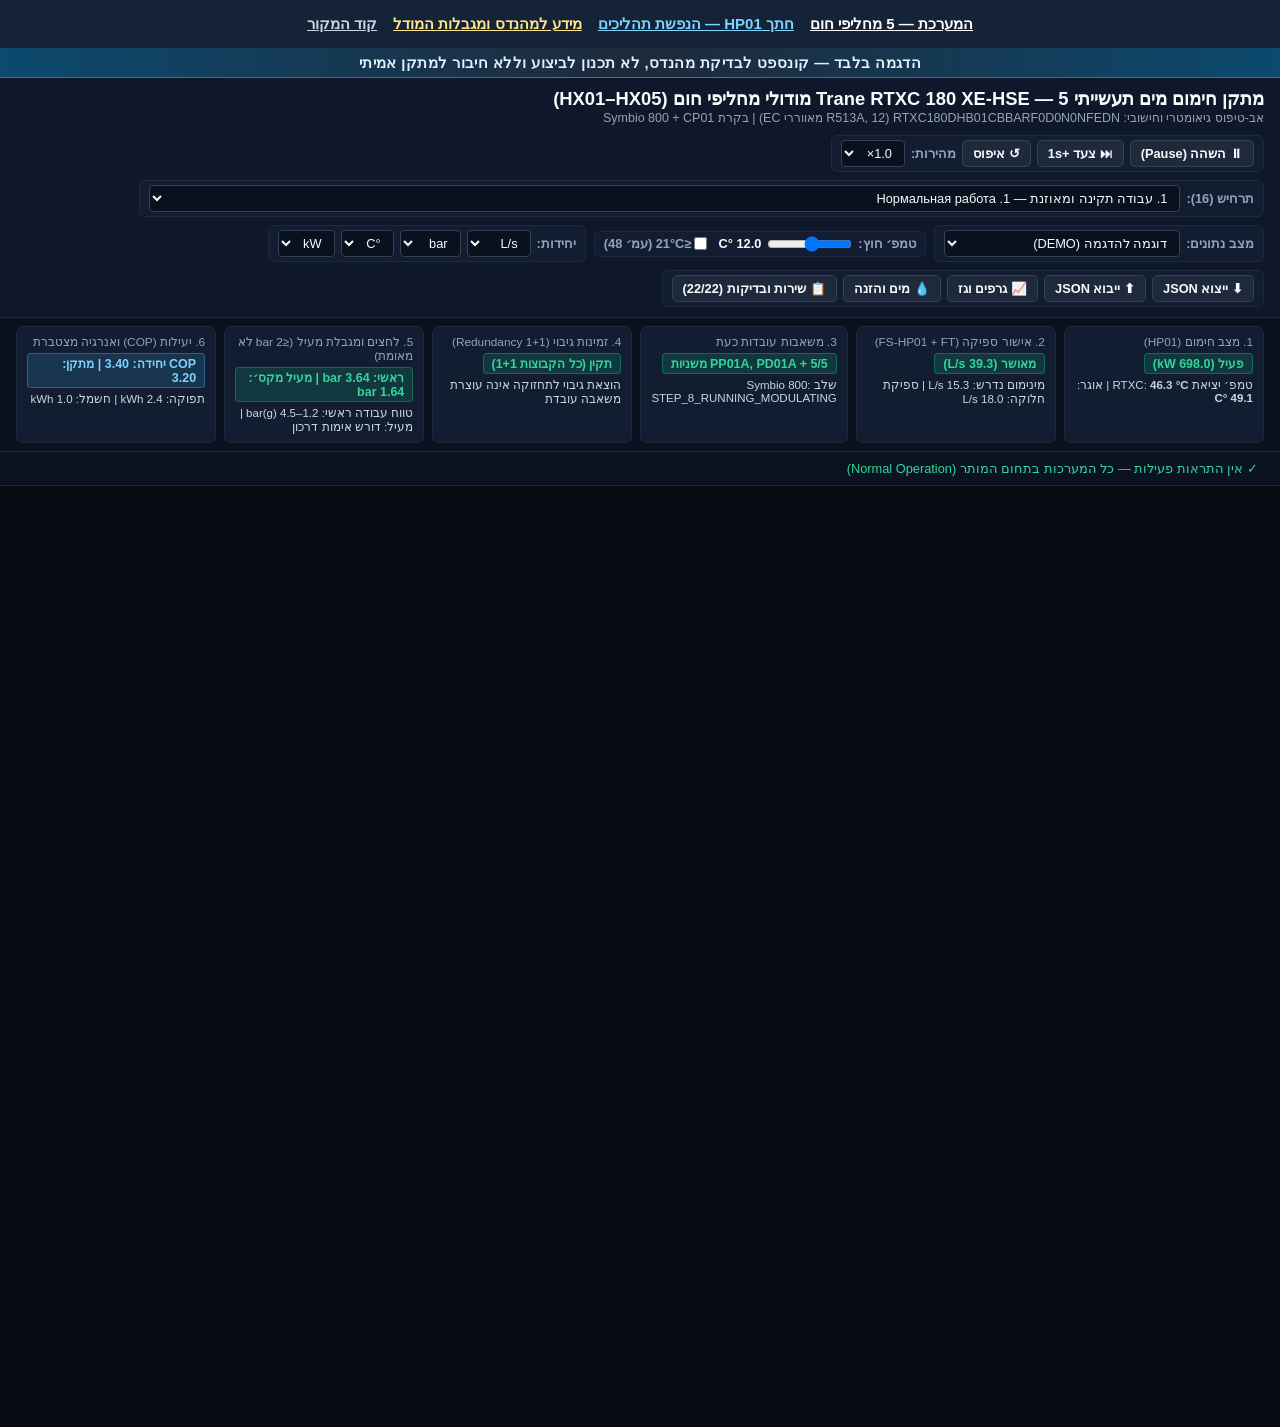
<file: index.html>
<!DOCTYPE html>
<html lang="he" dir="rtl">
<head>
  <meta charset="UTF-8" />
  <meta name="viewport" content="width=device-width, initial-scale=1.0" />
  <title>HP-RTXC-5HX | סימולציה הנדסית — מערכת חימום מים תעשייתית Trane RTXC</title>
  <link rel="stylesheet" href="./styles.css?v=0f8596de8888" />
  <script type="importmap">
{
  "imports": {
    "three": "./vendor/three/three.module.js",
    "./src/control/automation.mjs": "./src/control/automation.mjs?v=328f646938bf",
    "./src/equipment/datasets.mjs": "./src/equipment/datasets.mjs?v=46192ea36693",
    "./src/equipment/rtxc_prototype.mjs": "./src/equipment/rtxc_prototype.mjs?v=949554ee5d37",
    "./src/equipment/units_and_io.mjs": "./src/equipment/units_and_io.mjs?v=d319cd5524d2",
    "./src/i18n/he_ru.mjs": "./src/i18n/he_ru.mjs?v=d6c12875932a",
    "./src/i18n/hp01_purpose_he.json": "./src/i18n/hp01_purpose_he.json?v=eb69e4e2c761",
    "./src/physics/fluid_and_thermo.mjs": "./src/physics/fluid_and_thermo.mjs?v=73763c8e8eb3",
    "./src/physics/hydraulics.mjs": "./src/physics/hydraulics.mjs?v=cd3882c05221",
    "./src/physics/plant_engine.mjs": "./src/physics/plant_engine.mjs?v=793a8e964146",
    "./src/physics/thermal.mjs": "./src/physics/thermal.mjs?v=ae7301ddc9dc",
    "./src/scenarios/scenarios.mjs": "./src/scenarios/scenarios.mjs?v=a8b93f08b680",
    "./src/topology/registry.mjs": "./src/topology/registry.mjs?v=bc6218bc7a6a",
    "./src/ui/app.mjs": "./src/ui/app.mjs?v=a79a583decd7",
    "./src/ui/hp01_cutaway_panel.mjs": "./src/ui/hp01_cutaway_panel.mjs?v=86883ae2a24a",
    "./src/ui/p_and_id_view.mjs": "./src/ui/p_and_id_view.mjs?v=da90a7f1db11",
    "./src/viz3d/hp01_cutaway_builder.mjs": "./src/viz3d/hp01_cutaway_builder.mjs?v=6998d49d2810",
    "./src/viz3d/hp01_cutaway_controller.mjs": "./src/viz3d/hp01_cutaway_controller.mjs?v=0bf641924943",
    "./src/viz3d/hp01_cutaway_meta.mjs": "./src/viz3d/hp01_cutaway_meta.mjs?v=eeee3a6f86de",
    "./src/viz3d/hp01_process_animation.mjs": "./src/viz3d/hp01_process_animation.mjs?v=a2bfa1c6bddc",
    "./src/viz3d/hp01_sim_adapter.mjs": "./src/viz3d/hp01_sim_adapter.mjs?v=ea7d817e7ffd",
    "./src/viz3d/rooftop_scene.mjs": "./src/viz3d/rooftop_scene.mjs?v=e3eab8863ff0"
  }
}
  </script>
</head>
<body>
<nav aria-label="ניווט בתצוגה הציבורית" style="display:flex;flex-wrap:wrap;justify-content:center;gap:16px;padding:12px;background:#142337;color:#fff;font:600 15px Arial;line-height:1.6">
<a style="color:#fff" href="./index.html">המערכת — 5 מחליפי חום</a>
<a style="color:#7dd3fc" href="./index.html?view=cutaway3d">חתך HP01 — הנפשת תהליכים</a>
<a style="color:#fde68a" href="./review.html">מידע למהנדס ומגבלות המודל</a>
<a style="color:#cbd5e1" href="https://github.com/kopcaptz/hp-rtxc-5hx">קוד המקור</a>
</nav>
  <!-- Single mandatory top banner (Section 12.3: Не размещать «ДЕМО» на каждом компоненте) -->
  <div class="top-sim-banner">
    הדגמה בלבד — קונספט לבדיקת מהנדס, לא תכנון לביצוע וללא חיבור למתקן אמיתי
  </div>

  <!-- Top Application Header & Controls -->
  <header class="app-header">
    <div class="header-brand">
      <h1>מתקן חימום מים תעשייתי Trane RTXC 180 XE-HSE — 5 מודולי מחליפי חום (HX01–HX05)</h1>
      <div class="subtitle">אב-טיפוס גיאומטרי וחישובי: RTXC180DHB01CBBARF0D0N0NFEDN (R513A, 12 מאווררי EC) | בקרת Symbio 800 + CP01</div>
    </div>

    <div class="toolbar-controls">
      <!-- Time Controls -->
      <div class="ctrl-group">
        <button id="btn-play-pause" class="btn">⏸ השהה (Pause)</button>
        <button id="btn-step" class="btn" title="צעד חישוב יחיד (1s)">⏭ צעד +1s</button>
        <button id="btn-reset" class="btn" title="איפוס תרחיש">↺ איפוס</button>
        <label for="speed-select">מהירות:</label>
        <select id="speed-select">
          <option value="0.5">0.5×</option>
          <option value="1" selected>1.0×</option>
          <option value="2">2.0×</option>
          <option value="5">5.0×</option>
          <option value="10">10×</option>
        </select>
      </div>

      <!-- Scenario Selector (16 Mandatory Scenarios) -->
      <div class="ctrl-group">
        <label for="scenario-select">תרחיש (16):</label>
        <select id="scenario-select"></select>
      </div>

      <!-- Dataset Mode (DEMO vs SITE) -->
      <div class="ctrl-group">
        <label for="dataset-mode-select">מצב נתונים:</label>
        <select id="dataset-mode-select">
          <option value="DEMO" selected>דוגמה להדגמה (DEMO)</option>
          <option value="SITE">נתוני אתר (SITE — חסרים נחסמים)</option>
        </select>
      </div>

      <!-- Ambient Temperature & Summer Map Limit Check -->
      <div class="ctrl-group">
        <label for="ambient-temp-slider">טמפ׳ חוץ:</label>
        <input id="ambient-temp-slider" type="range" min="-15" max="42" step="0.5" value="12" style="width:85px;" />
        <span id="ambient-temp-val" style="min-width:48px;font-weight:700;">12.0 °C</span>
        <label title="אכוף גבול 21°C מעמוד 48 במקום 30°C מעמוד 50" style="display:flex;align-items:center;gap:3px;cursor:pointer;">
          <input id="strict-21c-check" type="checkbox" /> ≤21°C (עמ׳ 48)
        </label>
      </div>

      <!-- Units Switcher -->
      <div class="ctrl-group">
        <label>יחידות:</label>
        <select id="unit-flow" title="יחידת ספיקה">
          <option value="L/s" selected>L/s</option>
          <option value="m³/h">m³/h</option>
          <option value="m³/s">m³/s</option>
        </select>
        <select id="unit-pressure" title="יחידת לחץ">
          <option value="bar" selected>bar</option>
          <option value="kPa">kPa</option>
          <option value="Pa">Pa</option>
        </select>
        <select id="unit-temp" title="יחידת טמפרטורה">
          <option value="°C" selected>°C</option>
          <option value="K">K</option>
        </select>
        <select id="unit-power" title="יחידת הספק">
          <option value="kW" selected>kW</option>
          <option value="W">W</option>
        </select>
      </div>

      <!-- JSON Export / Import & Secondary Modals -->
      <div class="ctrl-group">
        <button id="btn-export-json" class="btn">⬇ ייצוא JSON</button>
        <button id="btn-import-json" class="btn">⬆ ייבוא JSON</button>
        <input id="json-file-input" type="file" accept=".json" style="display:none;" />
        <button class="btn" data-open-modal="modal-graphs">📈 גרפים וגז</button>
        <button class="btn" data-open-modal="modal-water">💧 מים והזנה</button>
        <button class="btn" data-open-modal="modal-service">📋 שירות ובדיקות (22/22)</button>
      </div>
    </div>
  </header>

  <!-- Technician At-a-Glance Strip (Section 12.3) -->
  <section id="technician-glance-strip" class="glance-strip"></section>

  <!-- Active Alarms & Diagnostics Bar -->
  <section class="alarms-wrapper">
    <div id="alarms-strip-container"></div>
  </section>

  <!-- Main Workspace: 3 Linked Views + Single Side Inspector Card -->
  <main class="workspace-grid complex-layout-region">
    <div class="viewport-column">
      <div class="viewport-header-bar">
        <div class="view-tabs">
          <button id="tab-rooftop3d" class="btn active" data-view-mode="rooftop3d">🏢 1. מבט גג כללי (3D)</button>
          <button id="btn-focus-modules" class="btn" title="מיקוד מצלמה על 5 מודולי מחליפי החום HX01–HX05">🔍 5 מודולי HX (3D)</button>
          <button id="tab-cutaway3d" class="btn" data-view-mode="cutaway3d">⚙️ 2. רכיב מוגדל / חתך (3D)</button>
          <button id="tab-pid" class="btn" data-view-mode="pid">📐 3. סכמת P&ID חיה לטכנאי</button>
          <button id="btn-show-connections" class="btn">🔗 הצג חיבורים (Show Connections)</button>
        </div>
        <div id="scenario-description-bar" class="scenario-desc-bar">
          <strong>עבודה תקינה (Нормальная работа):</strong> ספיקות, טמפרטורות ומאזן אנרגיה מיוצבים.
        </div>
      </div>

      <!-- Package C: HP01 cutaway controls (visible only in the HP01 cutaway; one list for all 25 nodes) -->
      <div id="hp01-cutaway-toolbar" class="hp01-toolbar" hidden>
        <div id="hp01-focus-strip" class="hp01-focus-strip" aria-live="polite">מיקוד: HP01 — סקירה</div>
        <div class="hp01-toolbar-row">
          <label for="hp01-node-select">רכיב:</label>
          <select id="hp01-node-select" aria-label="בחירת רכיב מתוך 25 צמתי החתך"></select>
          <label for="hp01-camera-select">מצלמה:</label>
          <select id="hp01-camera-select" aria-label="בחירת זווית מצלמה"></select>
          <label for="hp01-filter-select">מעגל:</label>
          <select id="hp01-filter-select" aria-label="סינון מעגל">
            <option value="both">שני המעגלים</option>
            <option value="ckt1">מעגל 1</option>
            <option value="ckt2">מעגל 2</option>
            <option value="whex">מחליף ומים</option>
          </select>
          <label for="hp01-casing-select">מעטפת:</label>
          <select id="hp01-casing-select" aria-label="מצב מעטפת">
            <option value="ghost">שקופה</option>
            <option value="full">מלאה</option>
            <option value="hidden">מוסתרת</option>
          </select>
          <button id="hp01-btn-overview" class="btn">סקירת HP01</button>
          <button id="hp01-btn-roof" class="btn">חזרה לגג</button>
          <button id="hp01-btn-freeze" class="btn hp01-freeze-btn" type="button" aria-pressed="false" title="הקפאת התנועה בחתך בלבד — חישוב המודל ממשיך">הקפאת תנועה</button>
        </div>
        <div id="hp01-anim-status" class="hp01-anim-status" role="status" aria-live="polite"></div>
      </div>

      <!-- 3D / P&ID Viewport Frame -->
      <div class="viewport-frame">
        <div id="viewport-3d" class="viewport-canvas-host"></div>
        <div id="viewport-pid" class="viewport-canvas-host" style="display:none;"></div>
      </div>

      <!-- Stream & Temperature Color Legend (Section 12.1) -->
      <div class="stream-legend-bar" id="stream-legend-bar">
        <div class="legend-item"><span class="legend-dot" style="background:#e0f2fe;border:1px solid #38bdf8;"></span> זרימת אוויר (סלילי אידוי + 12 מאווררי EC)</div>
        <div class="legend-item"><span class="legend-dot" style="background:#d946ef;"></span> קרר R513A (2 מעגלים + אקונומייזר BPHE; כחול בהפשקה)</div>
        <div class="legend-item"><span class="legend-dot" style="background:#38bdf8;"></span> מים קרירים (&lt;34°C)</div>
        <div class="legend-item"><span class="legend-dot" style="background:#14b8a6;"></span> מים חמימים (34–47°C)</div>
        <div class="legend-item"><span class="legend-dot" style="background:#f59e0b;"></span> מים חמים (47–56°C)</div>
        <div class="legend-item"><span class="legend-dot" style="background:#ef4444;"></span> חמים מאוד / התראה (&gt;56°C)</div>
        <div class="legend-item"><em>* חיצי זרימה נעים רק כאשר הספיקה המחושבת &gt; 0 ונעצרים בעצירת זרימה.</em></div>
      </div>
    </div>

    <!-- Single Side Inspector Card (Section 12.2: Нажатие — одна боковая карточка) -->
    <aside id="side-inspector-card" class="side-inspector-card"></aside>
  </main>

  <!-- Five Independent Consumers & Heat Exchange Modules Table (Section 12.3 & 3.2) -->
  <section class="consumers-section complex-layout-region">
    <div class="consumers-card">
      <h3>מצב 5 מודולי מחליפי החום והצרכנים המשניים (צרכן 1 – צרכן 5 | הפרדה מפורשת בין טמפ׳ שוקולד, מי מעיל ומי RTXC)</h3>
      <table class="consumers-table">
        <thead>
          <tr>
            <th>צרכן / מודול</th>
            <th>טמפ׳ שוקולד תהליכית</th>
            <th>הזנת מים משנית למעיל</th>
            <th>חזרת מים משנית</th>
            <th>ספיקה ראשית</th>
            <th>ספיקה משנית</th>
            <th>הספק תרמי מועבר</th>
            <th>שסתום CV (פקודה/פועל)</th>
            <th>לחץ במעיל הצרכן (בגובה z_i)</th>
            <th>משאבות משניות (1+1)</th>
          </tr>
        </thead>
        <tbody id="consumers-table-body"></tbody>
      </table>
    </div>
  </section>

  <!-- Hover Short Tooltip (Section 12.2: Наведение — короткое название) -->
  <div id="hover-short-tooltip" class="hover-short-tooltip"></div>

  <!-- Toast Notification -->
  <div id="import-status-toast" class="toast-banner"></div>

  <!-- MODAL 1: Trends, Energy Balance & Gas Comparison -->
  <div id="modal-graphs" class="modal-backdrop">
    <div class="modal-window">
      <div class="modal-header">
        <h3>📈 גרפים בזמן אמת, מאזן אנרגיה, COP והשוואה מול דוד גז (סעיף 9.10)</h3>
        <button class="btn" data-close-modal>✕ סגור</button>
      </div>
      <canvas id="history-trend-canvas" width="900" height="220" style="width:100%;border:1px solid #1e293b;border-radius:6px;margin-bottom:12px;"></canvas>
      <div id="modal-econ-summary"></div>
    </div>
  </div>

  <!-- MODAL 2: Water Chemistry & Atmospheric Break Makeup Unit -->
  <div id="modal-water" class="modal-backdrop">
    <div class="modal-window">
      <div class="modal-header">
        <h3>💧 הכנת מים (WT01) ומכלנת הזנה עם מרווח אוויר אטמוספרי (MU01 — סעיף 7)</h3>
        <button class="btn" data-close-modal>✕ סגור</button>
      </div>
      <div class="modal-grid-2">
        <div class="modal-card">
          <h4>יחידת הזנה עם מרווח אוויר (Atmospheric Break — MU01)</h4>
          <p><strong>מרווח אוויר אטמוספרי:</strong> מונע העברת לחץ ישירה מרשת המים העירונית ומונע זרימה חוזרת.</p>
          <p><strong>משאבת הזנה (Makeup Pump):</strong> עומד מרבי H_shutoff = 42 m (≈4.1 bar). מכיוון שמשאבת ההזנה עצמה עלולה ליצור לחץ מסוכן מעבר ל-2 bar במעיל, כל אחד מ-6 המעגלים מוגן על ידי שסתום פורק עצמאי (PSV00..PSV05) והפסקת משאבה בלחץ גבוה.</p>
          <p><strong>6 קווי מילוי נפרדים:</strong> כל קו כולל וסת לחץ (PRV), שסתום סולנואיד סגור ברגיל (NC), שסתום אל-חוזר, מד נפח הזנה, והגבלת זמן/נפח מילוי.</p>
          <p><strong>נקודת חיבור:</strong> ההזנה מחוברת לצנרת המים של כל מעגל — <em>לעולם לא לתוך תא הגז של מכל ההתפשטות</em>.</p>
        </div>
        <div class="modal-card">
          <h4>איכות מים ומינון כימי (WT01 — דרישות Trane עמ׳ 13)</h4>
          <p><strong>ערכי דוגמה:</strong> pH = 7.8 | מוליכות = 420 μS/cm | קשיות = 95 mg/L CaCO3 | כלורידים = 42 mg/L (&lt;125 mg/L).</p>
          <p><strong>חסימות מינון (Interlocks):</strong> המינון נחסם אוטומטית בהיעדר זרימה מאושרת, במכל ריאגנט ריק, או באי-תקינות חיישן.</p>
          <p><strong>הערה הנדסית (סעיף 7.2):</strong> מוליכות חשמלית אינה מדד אוניברסלי לריכוז מעכב קורוזיה — מותקנות נקודות דיגום ידניות לבדיקת מעבדה.</p>
        </div>
      </div>
    </div>
  </div>

  <!-- MODAL 3: Service Information, RTXC Prototype Passport & 22 Acceptance Checks -->
  <div id="modal-service" class="modal-backdrop">
    <div class="modal-window">
      <div class="modal-header">
        <h3>📋 מידע שירות, דרכון אב-טיפוס Trane RTXC 180 XE-HSE ובדיקות קבלה (22/22)</h3>
        <button class="btn" data-close-modal>✕ סגור</button>
      </div>
      <div id="modal-service-content"></div>
    </div>
  </div>

  <script type="module" src="./src/ui/app.mjs?v=a79a583decd7"></script>
</body>
</html>
</file>
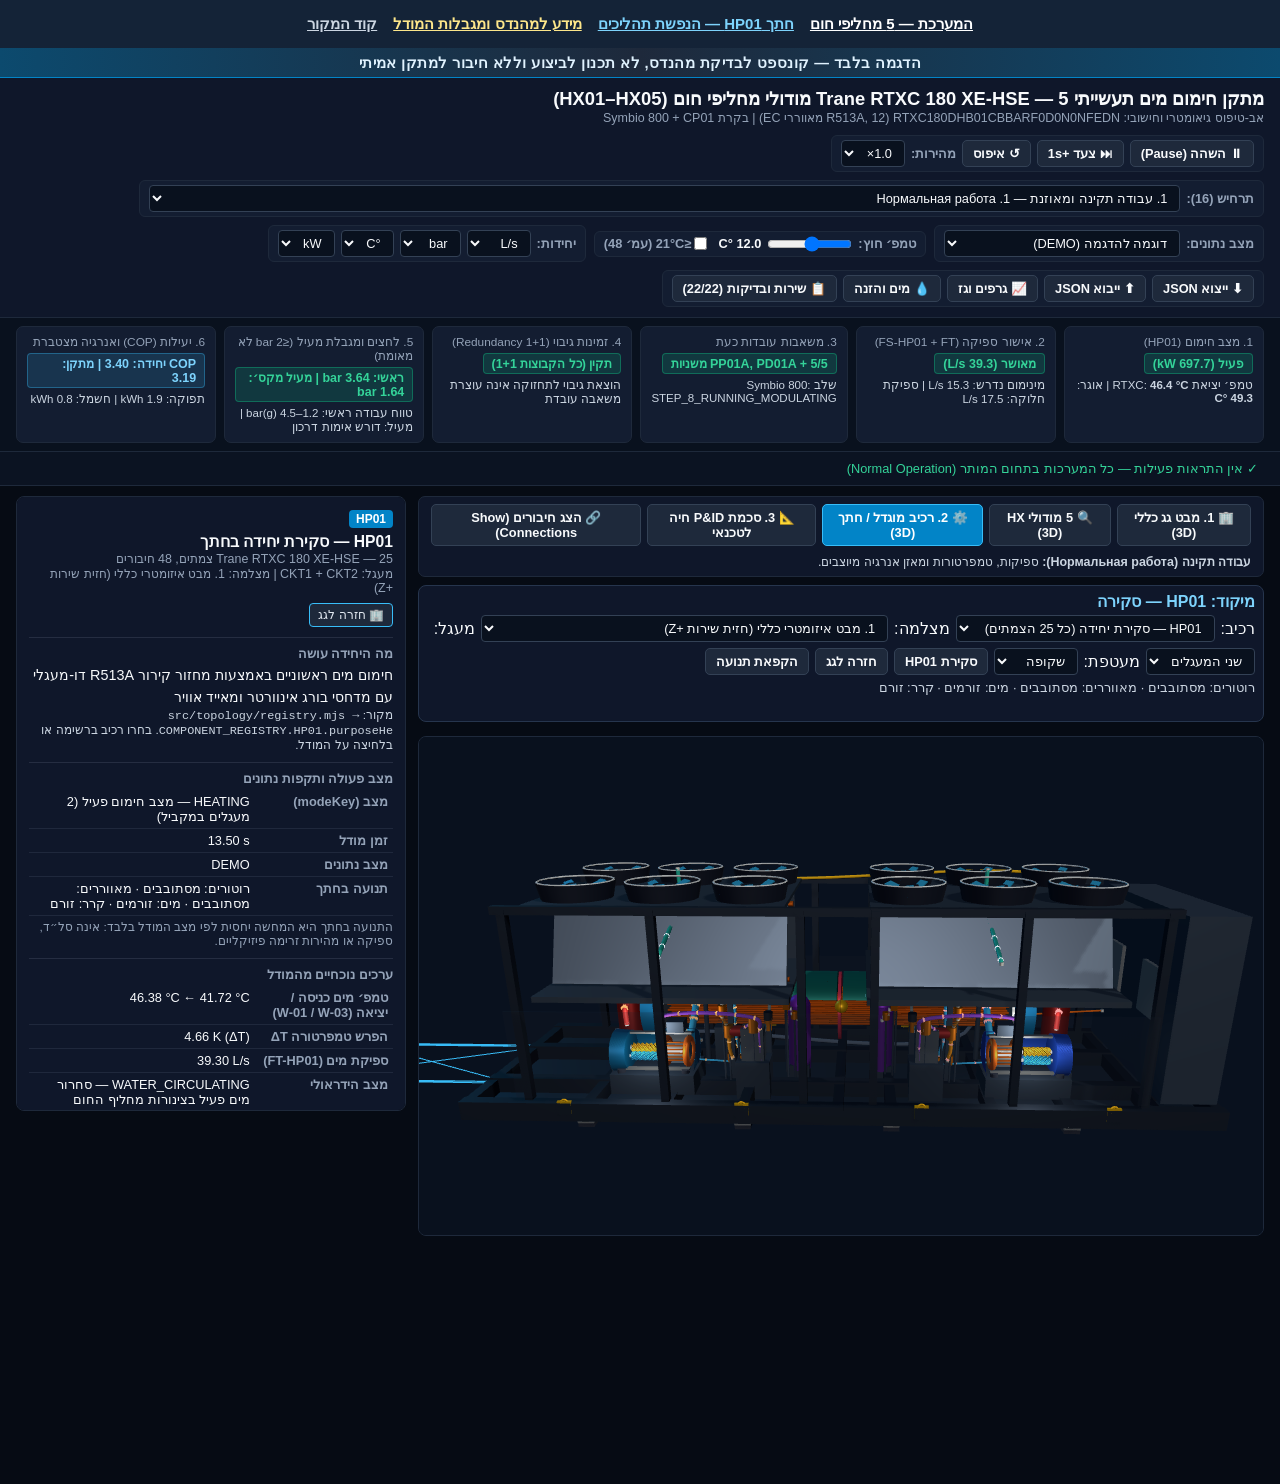
<file: cutaway.html>
<!doctype html><html lang="he" dir="rtl"><head><meta charset="utf-8"><meta name="viewport" content="width=device-width,initial-scale=1"><meta http-equiv="refresh" content="0;url=./index.html?view=cutaway3d"><title>חתך HP01 — הנפשת תהליכים</title></head><body><p>חתך HP01 משולב כעת בסימולציה הראשית.</p><a href="./index.html?view=cutaway3d">פתיחת החתך והנפשת התהליכים</a></body></html>
</file>
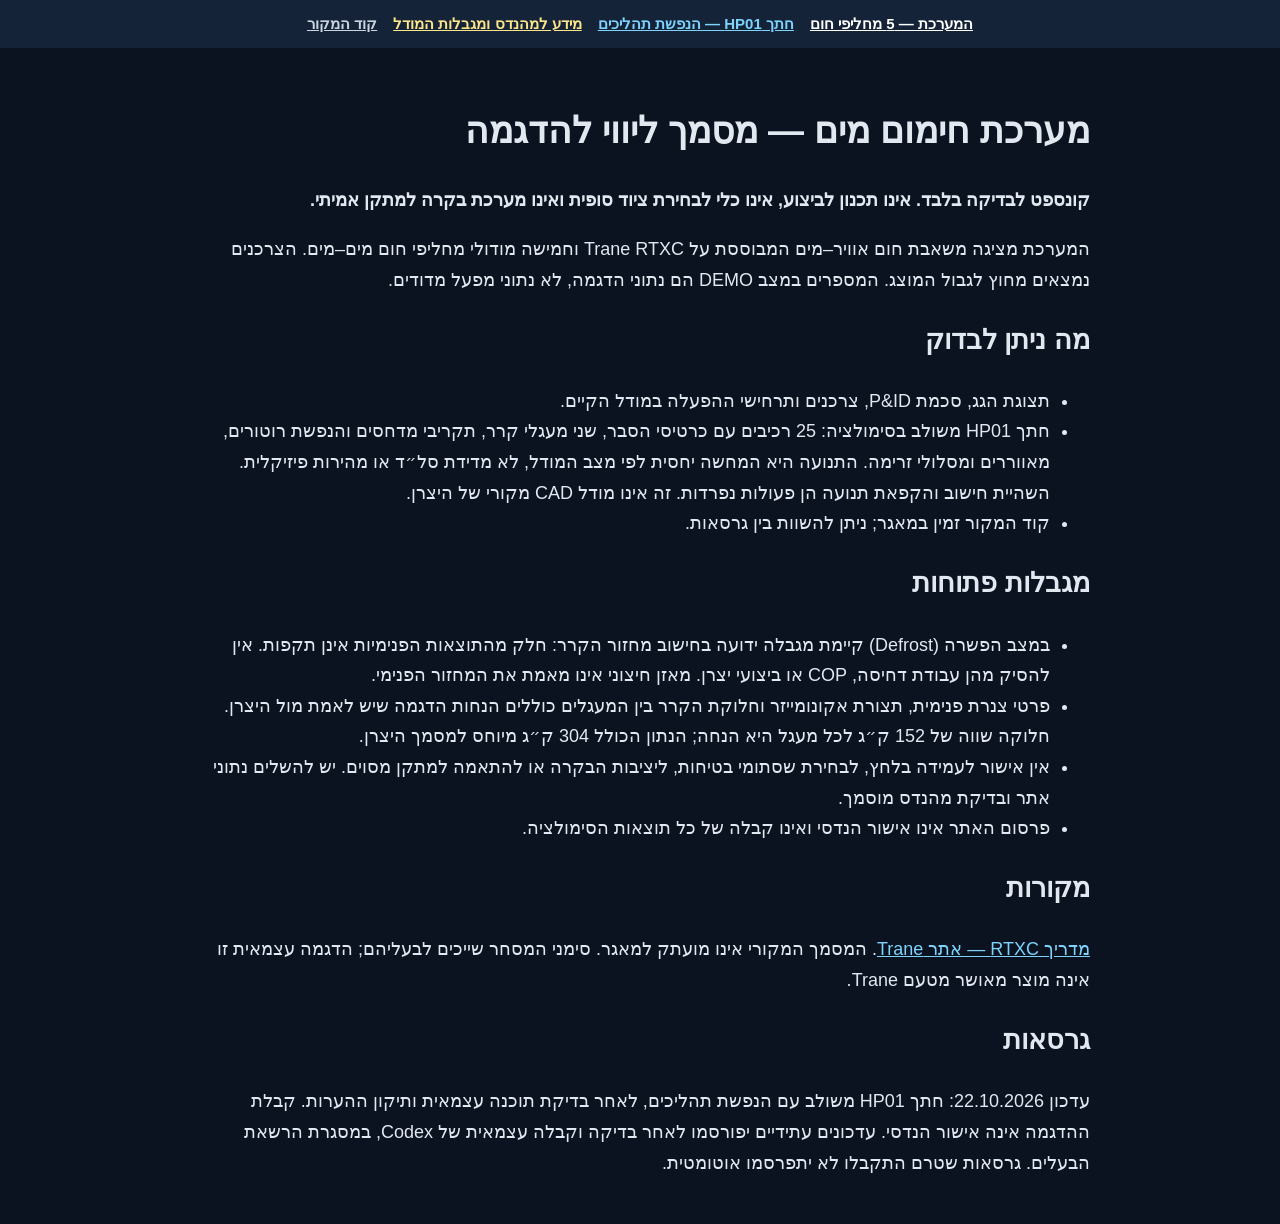
<file: review.html>
<!doctype html><html lang="he" dir="rtl"><meta charset="utf-8"><meta name="viewport" content="width=device-width, initial-scale=1"><title>מידע למהנדס — HP-RTXC</title><body style="margin:0;background:#0b1220;color:#e2e8f0;font:18px/1.7 Arial"><nav aria-label="ניווט בתצוגה הציבורית" style="display:flex;flex-wrap:wrap;justify-content:center;gap:16px;padding:12px;background:#142337;color:#fff;font:600 15px Arial;line-height:1.6">
<a style="color:#fff" href="./index.html">המערכת — 5 מחליפי חום</a>
<a style="color:#7dd3fc" href="./index.html?view=cutaway3d">חתך HP01 — הנפשת תהליכים</a>
<a style="color:#fde68a" href="./review.html">מידע למהנדס ומגבלות המודל</a>
<a style="color:#cbd5e1" href="https://github.com/kopcaptz/hp-rtxc-5hx">קוד המקור</a>
</nav><main style="max-width:900px;margin:auto;padding:28px"><h1>מערכת חימום מים — מסמך ליווי להדגמה</h1><p><strong>קונספט לבדיקה בלבד. אינו תכנון לביצוע, אינו כלי לבחירת ציוד סופית ואינו מערכת בקרה למתקן אמיתי.</strong></p><p>המערכת מציגה משאבת חום אוויר–מים המבוססת על Trane RTXC וחמישה מודולי מחליפי חום מים–מים. הצרכנים נמצאים מחוץ לגבול המוצג. המספרים במצב DEMO הם נתוני הדגמה, לא נתוני מפעל מדודים.</p><h2>מה ניתן לבדוק</h2><ul><li>תצוגת הגג, סכמת P&amp;ID, צרכנים ותרחישי ההפעלה במודל הקיים.</li><li>חתך HP01 משולב בסימולציה: 25 רכיבים עם כרטיסי הסבר, שני מעגלי קרר, תקריבי מדחסים והנפשת רוטורים, מאווררים ומסלולי זרימה. התנועה היא המחשה יחסית לפי מצב המודל, לא מדידת סל״ד או מהירות פיזיקלית. השהיית חישוב והקפאת תנועה הן פעולות נפרדות. זה אינו מודל CAD מקורי של היצרן.</li><li>קוד המקור זמין במאגר; ניתן להשוות בין גרסאות.</li></ul><h2>מגבלות פתוחות</h2><ul><li>במצב הפשרה (Defrost) קיימת מגבלה ידועה בחישוב מחזור הקרר: חלק מהתוצאות הפנימיות אינן תקפות. אין להסיק מהן עבודת דחיסה, COP או ביצועי יצרן. מאזן חיצוני אינו מאמת את המחזור הפנימי.</li><li>פרטי צנרת פנימית, תצורת אקונומייזר וחלוקת הקרר בין המעגלים כוללים הנחות הדגמה שיש לאמת מול היצרן. חלוקה שווה של 152 ק״ג לכל מעגל היא הנחה; הנתון הכולל 304 ק״ג מיוחס למסמך היצרן.</li><li>אין אישור לעמידה בלחץ, לבחירת שסתומי בטיחות, ליציבות הבקרה או להתאמה למתקן מסוים. יש להשלים נתוני אתר ובדיקת מהנדס מוסמך.</li><li>פרסום האתר אינו אישור הנדסי ואינו קבלה של כל תוצאות הסימולציה.</li></ul><h2>מקורות</h2><p><a style="color:#7dd3fc" href="https://www.trane.com/Resources/Partners/38881ef3-310b-483f-8abd-3aab7397f57a/documents/RTXC-SVX003E-EN_0526.pdf">מדריך RTXC — אתר Trane</a>. המסמך המקורי אינו מועתק למאגר. סימני המסחר שייכים לבעליהם; הדגמה עצמאית זו אינה מוצר מאושר מטעם Trane.</p><h2>גרסאות</h2><p>עדכון 22.10.2026: חתך HP01 משולב עם הנפשת תהליכים, לאחר בדיקת תוכנה עצמאית ותיקון ההערות. קבלת ההדגמה אינה אישור הנדסי. עדכונים עתידיים יפורסמו לאחר בדיקה וקבלה עצמאית של Codex, במסגרת הרשאת הבעלים. גרסאות שטרם התקבלו לא יתפרסמו אוטומטית.</p></main></body></html>
</file>
<file: styles.css>
/**
 * STAGE 6: INDUSTRIAL RTL HEBREW TECHNICIAN UI STYLESHEET
 * Applies modern-web-guidance 'interactions-in-complex-layouts' (content-visibility: auto + contain fallback)
 * and mobile/touch responsive design per Acceptance Check #21.
 */

:root {
  --bg-deep: #060b14;
  --bg-panel: #0f172a;
  --bg-card: #131d31;
  --bg-card-hover: #1a2742;
  --border-subtle: #1e293b;
  --border-focus: #38bdf8;
  --text-main: #f8fafc;
  --text-secondary: #cbd5e1;
  --text-muted: #94a3b8;
  --accent-cyan: #0ea5e9;
  --accent-teal: #14b8a6;
  --status-ok: #10b981;
  --status-warn: #f59e0b;
  --status-alarm: #ef4444;
}

* {
  box-sizing: border-box;
  margin: 0;
  padding: 0;
}

html, body {
  background-color: var(--bg-deep);
  color: var(--text-main);
  font-family: -apple-system, BlinkMacSystemFont, "Segoe UI", Roboto, "Helvetica Neue", Arial, sans-serif;
  direction: rtl;
  text-align: right;
  min-height: 100vh;
  overflow-x: hidden;
}

/* Single mandatory top banner (Section 12.3) */
.top-sim-banner {
  background: linear-gradient(90deg, #0c4a6e 0%, #1e293b 50%, #0c4a6e 100%);
  color: #e0f2fe;
  text-align: center;
  padding: 6px 14px;
  font-size: 0.92rem;
  font-weight: 700;
  letter-spacing: 0.03em;
  border-bottom: 1px solid #0284c7;
}

/* Main Header & Control Toolbar */
.app-header {
  display: flex;
  flex-wrap: wrap;
  justify-content: space-between;
  align-items: center;
  gap: 10px;
  padding: 10px 16px;
  background-color: var(--bg-panel);
  border-bottom: 1px solid var(--border-subtle);
}

.header-brand h1 {
  font-size: 1.15rem;
  font-weight: 700;
  color: #f8fafc;
}

.header-brand .subtitle {
  font-size: 0.78rem;
  color: var(--text-muted);
}

.toolbar-controls {
  display: flex;
  flex-wrap: wrap;
  align-items: center;
  gap: 8px;
}

.ctrl-group {
  display: flex;
  align-items: center;
  gap: 6px;
  background: var(--bg-card);
  padding: 4px 9px;
  border-radius: 6px;
  border: 1px solid var(--border-subtle);
  font-size: 0.8rem;
}

.ctrl-group label {
  color: var(--text-muted);
  font-weight: 600;
  white-space: nowrap;
}

select, button, input[type="range"] {
  font-family: inherit;
  font-size: 0.8rem;
}

select {
  background: #09111e;
  color: var(--text-main);
  border: 1px solid #334155;
  border-radius: 4px;
  padding: 4px 8px;
}

.btn {
  background: #1e293b;
  color: var(--text-main);
  border: 1px solid #334155;
  border-radius: 5px;
  padding: 5px 10px;
  cursor: pointer;
  font-weight: 600;
  transition: background 0.15s, border-color 0.15s;
}

.btn:hover {
  background: #334155;
  border-color: #475569;
}

.btn.active {
  background: #0284c7;
  border-color: #38bdf8;
  color: #fff;
}

.btn.paused {
  background: #065f46;
  border-color: #10b981;
}

/* Modern Web Guidance: interactions-in-complex-layouts */
.complex-layout-region {
  content-visibility: auto;
  contain-intrinsic-size: auto 320px;
}

@supports not (content-visibility: auto) {
  .complex-layout-region {
    contain: layout style paint;
  }
}

/* Technician Glance Strip (Section 12.3: 6 cards) */
.glance-strip {
  display: grid;
  grid-template-columns: repeat(6, 1fr);
  gap: 8px;
  padding: 8px 16px;
  background: #09111e;
  border-bottom: 1px solid var(--border-subtle);
}

.glance-card {
  background: var(--bg-card);
  border: 1px solid var(--border-subtle);
  border-radius: 7px;
  padding: 8px 10px;
}

.glance-label {
  font-size: 0.74rem;
  color: var(--text-muted);
  margin-bottom: 4px;
}

.glance-value {
  font-size: 0.86rem;
  font-weight: 700;
  margin-bottom: 4px;
}

.glance-sub {
  font-size: 0.72rem;
  color: var(--text-secondary);
}

.status-pill {
  display: inline-block;
  padding: 2px 8px;
  border-radius: 4px;
  font-size: 0.78rem;
  font-weight: 700;
}

.status-pill.ok {
  background: rgba(16, 185, 129, 0.18);
  color: #34d399;
  border: 1px solid rgba(16, 185, 129, 0.4);
}

.status-pill.warn {
  background: rgba(245, 158, 11, 0.2);
  color: #fbbf24;
  border: 1px solid rgba(245, 158, 11, 0.45);
}

.status-pill.alarm {
  background: rgba(239, 68, 68, 0.25);
  color: #fca5a5;
  border: 1px solid #ef4444;
}

.status-pill.neutral {
  background: rgba(56, 189, 248, 0.15);
  color: #7dd3fc;
  border: 1px solid rgba(56, 189, 248, 0.35);
}

/* Alarms Bar */
.alarms-wrapper {
  padding: 6px 16px;
  background: #0b1322;
  border-bottom: 1px solid var(--border-subtle);
}

.alarm-empty-ok {
  font-size: 0.8rem;
  color: #34d399;
  padding: 3px 6px;
}

.alarm-item {
  display: flex;
  justify-content: space-between;
  align-items: center;
  gap: 10px;
  padding: 6px 10px;
  margin-bottom: 4px;
  border-radius: 5px;
  font-size: 0.8rem;
  cursor: pointer;
}

.alarm-item.alarm {
  background: rgba(153, 27, 27, 0.35);
  border: 1px solid #ef4444;
}

.alarm-item.warning {
  background: rgba(146, 64, 14, 0.35);
  border: 1px solid #f59e0b;
}

.alarm-item.acked {
  opacity: 0.78;
}

.alarm-text-ru {
  color: var(--text-muted);
  font-size: 0.75rem;
  margin-right: 6px;
}

.btn-xs {
  background: #1e293b;
  color: #f8fafc;
  border: 1px solid #475569;
  border-radius: 4px;
  padding: 3px 8px;
  font-size: 0.74rem;
  cursor: pointer;
}

.btn-reset-prot {
  background: #0369a1;
  border-color: #38bdf8;
}

/* Workspace Main Split: Viewport (3D / P&ID) + Single Side Inspector Card */
.workspace-grid {
  display: grid;
  grid-template-columns: minmax(0, 1fr) 390px;
  gap: 12px;
  padding: 10px 16px;
  min-height: 540px;
}

.viewport-column {
  display: flex;
  flex-direction: column;
  gap: 8px;
  min-width: 0;
  max-width: 100%;
}

.viewport-header-bar {
  display: flex;
  flex-wrap: wrap;
  justify-content: space-between;
  align-items: center;
  gap: 8px;
  background: var(--bg-panel);
  padding: 7px 12px;
  border-radius: 7px;
  border: 1px solid var(--border-subtle);
}

.view-tabs {
  display: flex;
  gap: 6px;
}

.scenario-desc-bar {
  font-size: 0.78rem;
  color: #cbd5e1;
}

.ru-sub {
  color: var(--text-muted);
  font-size: 0.74rem;
}

.viewport-frame {
  position: relative;
  width: 100%;
  height: 500px;
  background: #09111e;
  border: 1px solid var(--border-subtle);
  border-radius: 8px;
  overflow: hidden;
}

.viewport-canvas-host {
  width: 100%;
  height: 100%;
}

.pid-svg {
  width: 100%;
  height: 100%;
}

.pid-pipe-label {
  fill: #cbd5e1;
  font-size: 10.5px;
  font-weight: 600;
}

.pid-header-tag {
  fill: #94a3b8;
  font-size: 11px;
  font-weight: 700;
}

.dimmed {
  opacity: 0.16;
  transition: opacity 0.2s;
}

/* Stream & Temperature Legend Bar inside Viewport */
.stream-legend-bar {
  display: flex;
  flex-wrap: wrap;
  gap: 14px;
  padding: 7px 12px;
  background: var(--bg-panel);
  border: 1px solid var(--border-subtle);
  border-radius: 7px;
  font-size: 0.75rem;
  color: var(--text-secondary);
}

.legend-item {
  display: flex;
  align-items: center;
  gap: 6px;
}

.legend-dot {
  width: 12px;
  height: 12px;
  border-radius: 3px;
  display: inline-block;
}

/* Single Side Inspector Card (Section 12.2) */
.side-inspector-card {
  background: var(--bg-panel);
  border: 1px solid var(--border-subtle);
  border-radius: 8px;
  padding: 12px;
  max-height: 615px;
  overflow-y: auto;
}

.inspector-header {
  display: flex;
  justify-content: space-between;
  align-items: flex-start;
  border-bottom: 1px solid var(--border-subtle);
  padding-bottom: 8px;
  margin-bottom: 10px;
}

.inspector-id-badge {
  background: #0284c7;
  color: #fff;
  font-weight: 700;
  font-size: 0.75rem;
  padding: 2px 7px;
  border-radius: 4px;
  display: inline-block;
  margin-bottom: 4px;
}

.inspector-title-he {
  font-size: 0.98rem;
  color: #f8fafc;
}

.inspector-title-ru {
  font-size: 0.76rem;
  color: var(--text-muted);
}

.btn-cutaway-jump {
  background: #0f766e;
  color: #fff;
  border: 1px solid #14b8a6;
  border-radius: 5px;
  padding: 5px 9px;
  cursor: pointer;
  font-weight: 600;
  font-size: 0.76rem;
}

.inspector-section {
  margin-bottom: 10px;
  padding-bottom: 8px;
  border-bottom: 1px solid rgba(51, 65, 85, 0.5);
}

.sec-label {
  font-size: 0.76rem;
  font-weight: 700;
  color: #38bdf8;
  margin-bottom: 4px;
}

.sec-text {
  font-size: 0.8rem;
  color: var(--text-main);
  line-height: 1.35;
}

.sec-text-ru {
  font-size: 0.74rem;
  color: var(--text-muted);
  margin-top: 2px;
}

.inspector-kv-table, .inspector-cmd-table {
  width: 100%;
  border-collapse: collapse;
  font-size: 0.76rem;
}

.inspector-kv-table td, .inspector-cmd-table th, .inspector-cmd-table td {
  padding: 4px 6px;
  border-bottom: 1px solid #1e293b;
}

.inspector-cmd-table th {
  color: var(--text-muted);
  text-align: right;
}

.inspector-actions-row {
  display: flex;
  gap: 6px;
  margin-top: 6px;
}

.btn-card-action {
  background: #1e293b;
  color: #e2e8f0;
  border: 1px solid #38bdf8;
  border-radius: 4px;
  padding: 4px 8px;
  font-size: 0.74rem;
  cursor: pointer;
}

.btn-card-action.warn {
  border-color: #f59e0b;
  color: #fcd34d;
}

.inspector-conn-list {
  list-style: none;
  font-size: 0.73rem;
  color: var(--text-secondary);
  max-height: 110px;
  overflow-y: auto;
}

.inspector-conn-list li {
  padding: 2px 0;
}

.conn-id {
  color: #38bdf8;
  font-family: monospace;
}

.conn-meta {
  color: var(--text-muted);
}

.prot-tags {
  display: flex;
  flex-wrap: wrap;
  gap: 4px;
}

.prot-tag {
  background: #1e293b;
  border: 1px solid #334155;
  color: #cbd5e1;
  padding: 2px 6px;
  border-radius: 4px;
  font-size: 0.72rem;
}

.prov-box {
  background: #09111e;
  padding: 6px 8px;
  border-radius: 4px;
  font-size: 0.74rem;
}

.prov-source {
  color: var(--text-muted);
  margin-top: 3px;
}

.missing-alert {
  color: #fbbf24;
  margin-top: 4px;
  font-weight: 600;
}

/* Bottom 5 Consumers Summary Table */
.consumers-section {
  padding: 6px 16px 18px;
}

.consumers-card {
  background: var(--bg-panel);
  border: 1px solid var(--border-subtle);
  border-radius: 8px;
  padding: 10px 12px;
  overflow-x: auto;
}

.consumers-card h3 {
  font-size: 0.9rem;
  margin-bottom: 8px;
  color: #e2e8f0;
}

.consumers-table {
  width: 100%;
  border-collapse: collapse;
  font-size: 0.78rem;
}

.consumers-table th, .consumers-table td {
  padding: 6px 8px;
  border-bottom: 1px solid var(--border-subtle);
  text-align: right;
}

.consumers-table th {
  color: var(--text-muted);
  background: #09111e;
}

.consumers-table tbody tr {
  cursor: pointer;
  transition: background 0.12s;
}

.consumers-table tbody tr:hover {
  background: var(--bg-card-hover);
}

.consumers-table tbody tr.selected-row {
  background: rgba(14, 165, 233, 0.18);
}

.temp-target-sub {
  color: var(--text-muted);
  font-size: 0.7rem;
}

.cell-warn {
  color: #fbbf24;
  font-weight: 700;
}

.badge-missing, .missing-badge {
  background: rgba(245, 158, 11, 0.22);
  color: #fcd34d;
  border: 1px solid #f59e0b;
  padding: 1px 5px;
  border-radius: 4px;
  font-size: 0.7rem;
}

/* Hover Short Tooltip (Section 12.2: Наведение — короткое название) */
.hover-short-tooltip {
  position: fixed;
  pointer-events: none;
  background: rgba(15, 23, 42, 0.95);
  color: #f8fafc;
  border: 1px solid #38bdf8;
  padding: 4px 9px;
  border-radius: 5px;
  font-size: 0.78rem;
  font-weight: 700;
  z-index: 90;
  opacity: 0;
  transition: opacity 0.1s;
}

.hover-short-tooltip.visible {
  opacity: 1;
}

/* Toast Banner */
.toast-banner {
  position: fixed;
  bottom: 18px;
  left: 18px;
  padding: 10px 16px;
  border-radius: 6px;
  font-size: 0.82rem;
  font-weight: 700;
  z-index: 120;
  display: none;
}

.toast-banner.visible {
  display: block;
}

.toast-banner.error {
  background: #7f1d1d;
  color: #fecaca;
  border: 1px solid #ef4444;
}

.toast-banner.ok {
  background: #064e3b;
  color: #a7f3d0;
  border: 1px solid #10b981;
}

/* Modals */
.modal-backdrop {
  position: fixed;
  inset: 0;
  background: rgba(6, 11, 20, 0.82);
  display: none;
  justify-content: center;
  align-items: center;
  z-index: 100;
  padding: 16px;
}

.modal-backdrop.open {
  display: flex;
}

.modal-window {
  background: var(--bg-panel);
  border: 1px solid #38bdf8;
  border-radius: 10px;
  max-width: 960px;
  width: 100%;
  max-height: 88vh;
  overflow-y: auto;
  padding: 16px;
}

.modal-header {
  display: flex;
  justify-content: space-between;
  align-items: center;
  border-bottom: 1px solid var(--border-subtle);
  padding-bottom: 10px;
  margin-bottom: 12px;
}

.modal-grid-2 {
  display: grid;
  grid-template-columns: 1fr 1fr;
  gap: 12px;
}

.modal-card {
  background: var(--bg-card);
  border: 1px solid var(--border-subtle);
  border-radius: 7px;
  padding: 12px;
  font-size: 0.8rem;
  line-height: 1.5;
}

.modal-card h4 {
  color: #38bdf8;
  margin-bottom: 6px;
}

.gap-list {
  padding-right: 16px;
  font-size: 0.76rem;
}

/* Responsive Mobile & Narrow Screen Layout (Acceptance Check #21) */
@media (max-width: 1100px) {
  .glance-strip {
    grid-template-columns: repeat(2, minmax(0, 1fr));
  }
  .workspace-grid {
    grid-template-columns: minmax(0, 1fr);
  }
  .side-inspector-card {
    min-width: 0;
    max-width: 100%;
  }
  .viewport-frame, .viewport-canvas-host, #viewport-3d canvas {
    max-width: 100% !important;
  }
  .viewport-frame {
    height: 380px;
  }
  .consumers-card {
    overflow-x: auto;
    max-width: 100%;
  }
  .modal-grid-2 {
    grid-template-columns: minmax(0, 1fr);
  }
}

@media (max-width: 600px) {
  html, body {
    overflow-x: hidden;
    max-width: 100vw;
  }
  .app-header {
    padding: 8px 10px;
  }
  .header-brand h1 {
    font-size: 0.92rem;
    line-height: 1.3;
  }
  .toolbar-controls {
    width: 100%;
    gap: 6px;
  }
  .ctrl-group {
    flex-wrap: wrap;
    max-width: 100%;
  }
  #scenario-select, #dataset-mode-select {
    max-width: 100%;
    width: 100%;
  }
  .view-tabs {
    flex-wrap: wrap;
  }
  .glance-strip {
    grid-template-columns: minmax(0, 1fr);
    padding: 6px 10px;
  }
  .workspace-grid {
    padding: 6px 10px;
  }
  .viewport-frame {
    height: 300px;
  }
  .consumers-section {
    padding: 6px 10px 14px;
    max-width: 100vw;
    overflow-x: hidden;
  }
}

/* ===================== Package C: integrated HP01 cutaway ===================== */
.hp01-toolbar {
  display: flex;
  flex-direction: column;
  gap: 4px;
  padding: 6px 8px;
  margin-bottom: 6px;
  background: #0f172a;
  border: 1px solid #26354d;
  border-radius: 8px;
  max-width: 100%;
}
.hp01-toolbar[hidden] {
  display: none;
}
.hp01-focus-strip {
  font-weight: 700;
  color: #7dd3fc;
  overflow-wrap: anywhere;
}
.hp01-toolbar-row {
  display: flex;
  flex-wrap: wrap;
  align-items: center;
  gap: 6px;
}
.hp01-toolbar-row select {
  max-width: 100%;
  min-width: 0;
}
.hp01-static-note {
  font-size: 0.75rem;
  color: #94a3b8;
}
.side-inspector-card .hp01c-header {
  display: flex;
  justify-content: space-between;
  align-items: flex-start;
  gap: 8px;
  flex-wrap: wrap;
}
.hp01c-header-actions {
  display: flex;
  gap: 6px;
  flex-wrap: wrap;
}
.hp01c-subtitle {
  font-size: 0.78rem;
  color: #94a3b8;
  overflow-wrap: anywhere;
}
.hp01c-section {
  margin-top: 10px;
  padding-top: 8px;
  border-top: 1px solid rgba(148, 163, 184, 0.16);
}
.hp01c-section-title {
  font-size: 0.8rem;
  font-weight: 700;
  color: #94a3b8;
  margin-bottom: 4px;
}
.hp01c-purpose {
  font-size: 0.9rem;
  line-height: 1.5;
  overflow-wrap: anywhere;
}
.hp01c-meta,
.hp01c-note {
  font-size: 0.74rem;
  color: #cbd5e1;
  overflow-wrap: anywhere;
}
.hp01c-note {
  margin-top: 4px;
  color: #94a3b8;
}
.hp01c-warn {
  margin-top: 6px;
  padding: 6px 8px;
  border-radius: 6px;
  background: rgba(245, 158, 11, 0.14);
  border: 1px solid #f59e0b;
  color: #fde68a;
  font-size: 0.8rem;
  overflow-wrap: anywhere;
}
.hp01c-table {
  width: 100%;
  border-collapse: collapse;
  table-layout: fixed;
  font-size: 0.8rem;
}
.hp01c-table th,
.hp01c-table td {
  padding: 4px 5px;
  border-bottom: 1px solid rgba(148, 163, 184, 0.12);
  text-align: right;
  vertical-align: top;
  overflow-wrap: anywhere;
}
.hp01c-table th {
  width: 38%;
  color: #94a3b8;
  font-weight: 600;
}
.hp01c-unknown {
  color: #fbbf24;
}
.hp01c-conn-list {
  list-style: none;
  padding: 0;
  margin: 0;
  font-size: 0.8rem;
}
.hp01c-conn-list li {
  padding: 4px 0;
  border-bottom: 1px solid rgba(148, 163, 184, 0.1);
  overflow-wrap: anywhere;
}
.prov-tag-c {
  display: inline-block;
  padding: 0 5px;
  border-radius: 4px;
  font-size: 0.7rem;
  background: rgba(56, 189, 248, 0.14);
  border: 1px solid #38bdf8;
  color: #7dd3fc;
}
.prov-tag-c.assumed {
  background: rgba(245, 158, 11, 0.14);
  border-color: #f59e0b;
  color: #fcd34d;
}
.prov-tag-c.clarify {
  background: rgba(239, 68, 68, 0.14);
  border-color: #ef4444;
  color: #fca5a5;
}
@media (max-width: 600px) {
  .hp01-toolbar-row label {
    font-size: 0.75rem;
  }
  .hp01-toolbar-row select {
    flex: 1 1 40%;
  }
}

/* ===================== Package D: HP01 process motion controls ===================== */
.hp01-freeze-btn[aria-pressed="true"] {
  background: #1e3a5f;
  border-color: #38bdf8;
  color: #e0f2fe;
}
.hp01-freeze-btn:focus-visible {
  outline: 2px solid #fbbf24;
  outline-offset: 2px;
}
.hp01-anim-status {
  font-size: 0.8rem;
  line-height: 1.4;
  color: #cbd5e1;
  overflow-wrap: anywhere;
  /* Reserved height: a status text change must not shift the canvas below (picking and drags stay on target) */
  min-height: 2.8em;
}
@media (max-width: 600px) {
  .hp01-anim-status {
    min-height: 5.6em;
  }
}
.hp01-anim-status[data-pause="GLOBAL"],
.hp01-anim-status[data-pause="VISUAL"],
.hp01-anim-status[data-pause="BOTH"] {
  color: #fde68a;
}
</file>
